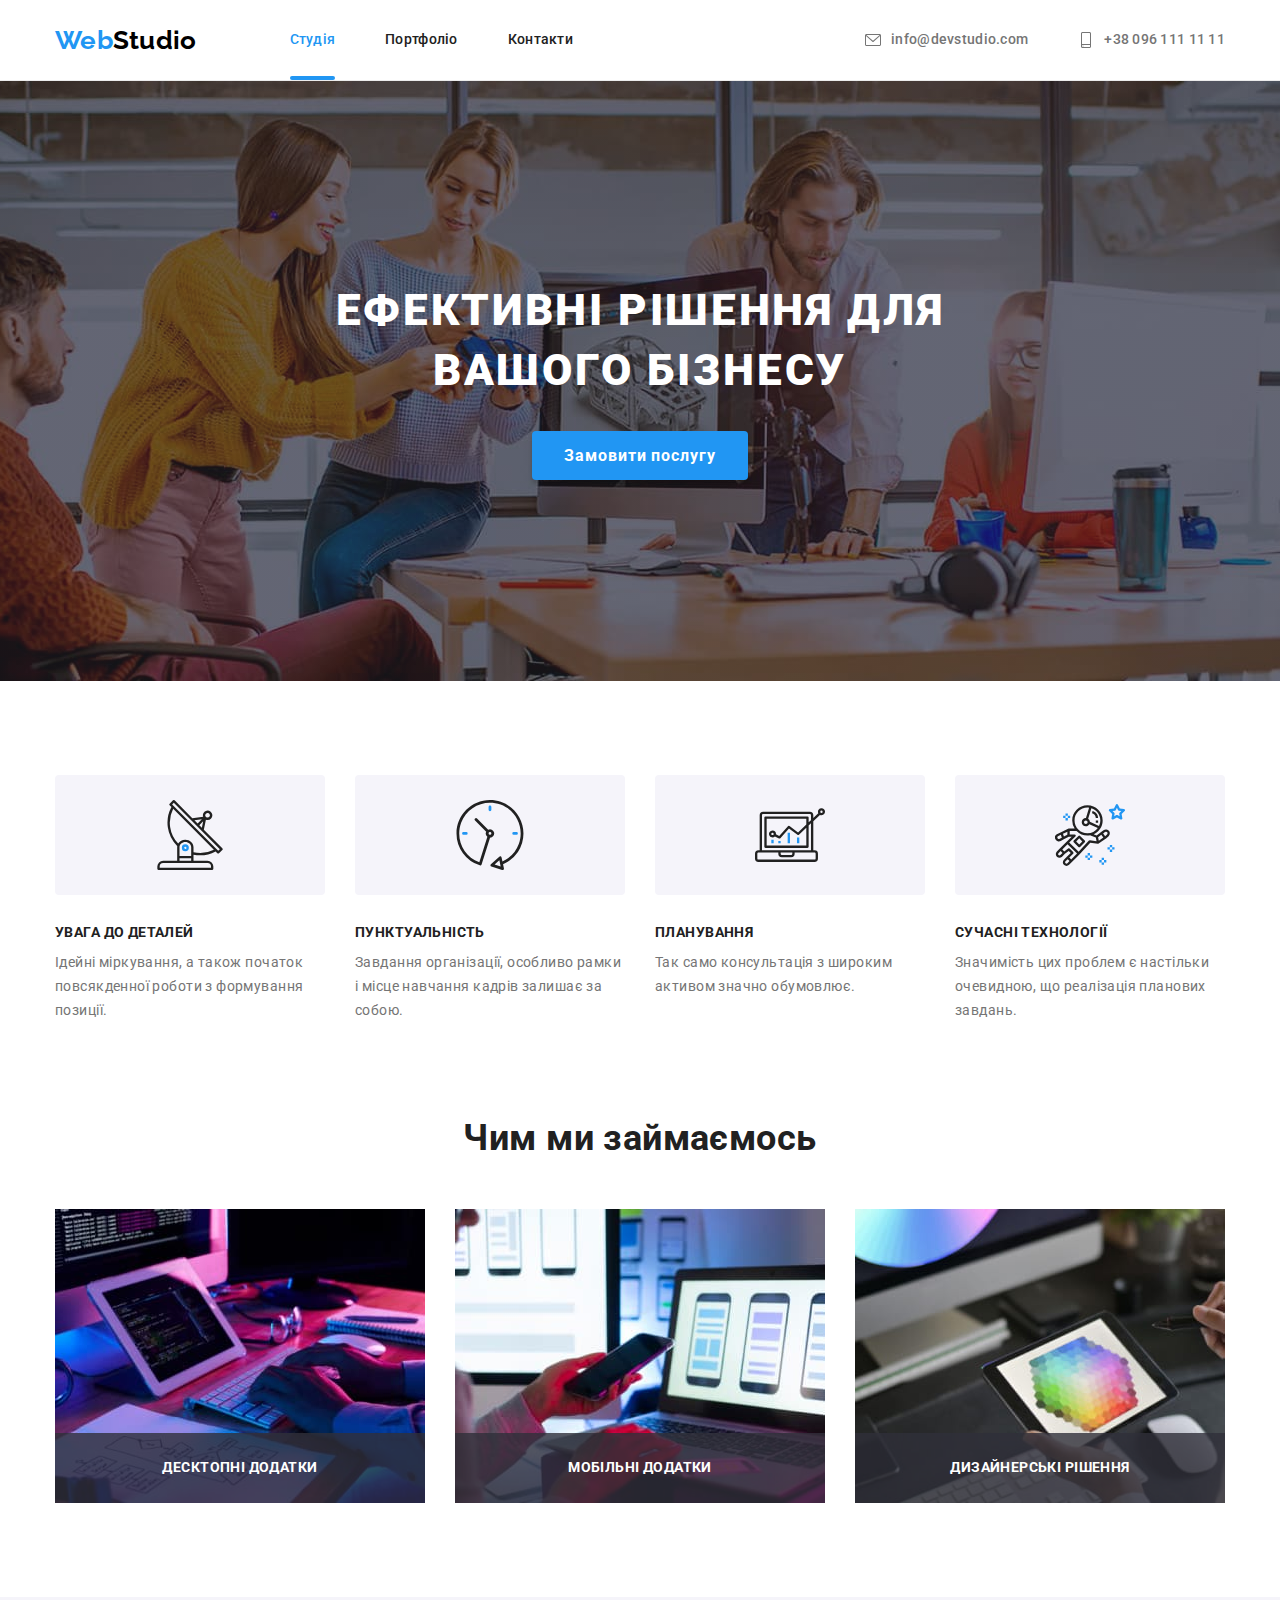
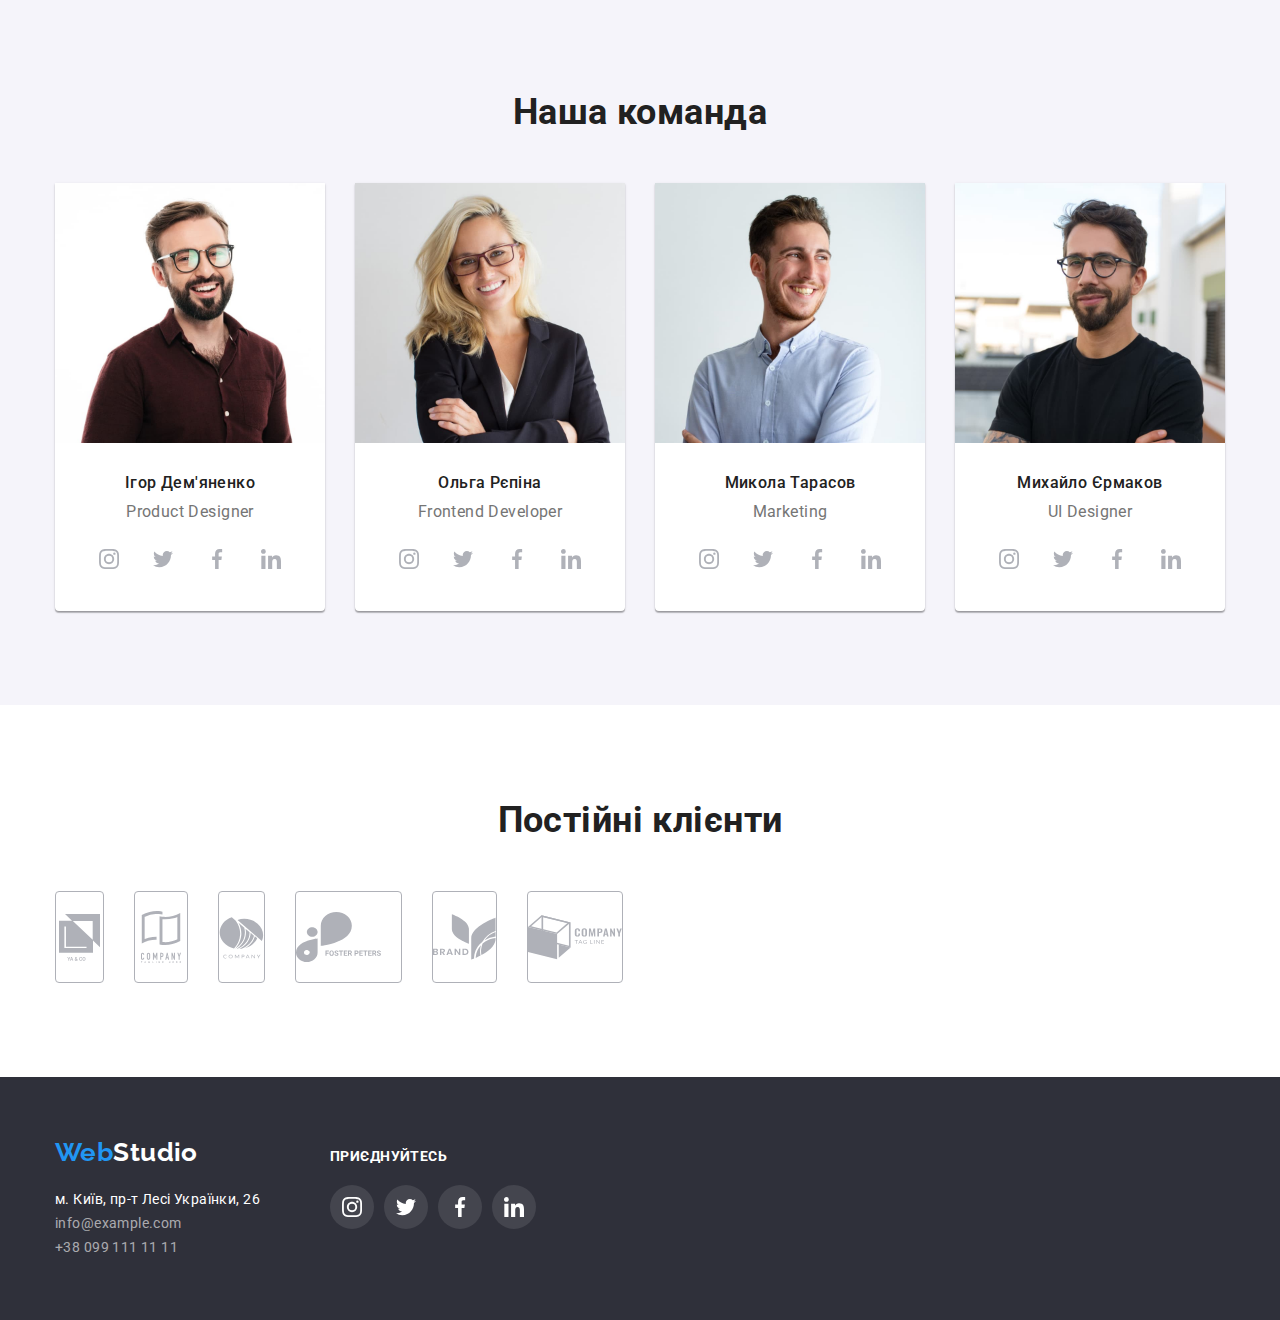
<file: index.html>
<!DOCTYPE html>
<html lang="en">
<head>
    <meta charset="UTF-8">
    <meta http-equiv="X-UA-Compatible" content="IE=edge">
    <meta name="viewport" content="width=device-width, initial-scale=1.0">
    <title lang="en">Web Studio</title>
    
    <link rel="preconnect" href="https://fonts.googleapis.com">
    <link rel="preconnect" href="https://fonts.gstatic.com" crossorigin>
    <link href="https://fonts.googleapis.com/css2?family=Raleway:wght@700&family=Roboto:wght@400;500;700;900&display=swap"
      rel="stylesheet">
    <link rel="stylesheet" href="https://cdnjs.cloudflare.com/ajax/libs/modern-normalize/1.1.0/modern-normalize.min.css">
    <link rel="stylesheet" href="./css/styles.css">
</head>
<!--Хедер-->  
<header class="header">
  <div class="container flex-head">
    <a href="./" lang="en" class="logo-header"><span class="logo-item">Web</span>Studio</a>
    <nav class="site-nav">
      <ul class="nav list">
        <li class="item"><a href="./" class="site-navigation-link accent">Студія</a></li>
        <li class="item"><a href="./portfolio.html" class="site-navigation-link">Портфоліо</a></li>
        <li class="item"><a href="" class="site-navigation-link">Контакти</a></li>
      </ul>
    </nav>
    <ul class="contact-nav list">
      <li class="item">
        <a href="mailto:info@devstudio.com" class="contacts">
          <svg class="contact-icon" width="16" height="16">
            <use href="./images/sprite.svg#icon-envelope"></use>
          </svg>
        <span>info@devstudio.com</span>
      </a>
    </li>
      <li class="item">
        <a href="tel:+380961111111" class="contacts">
          <svg class="contact-icon" width="16" height="16">
            <use href="./images/sprite.svg#icon-smartphone"></use>
          </svg>
          <span>+38 096 111 11 11</span>
        </a>
      </li>
    </ul>
  </div>
</header>
<!--Контент-->
<main>
  <!--Герой-->
<section class="hero">
  <div class="container">
    <h1 class="title">Ефективні рішення для вашого бізнесу</h1>
    <button type="button" class="hero-button" data-modal-open>Замовити послугу</button>
  </div>
</section>
<!--Особливості-->
<section class="specifics">
 <div class="container">
    <!-- <h2>Особливості</h2> -->
    <ul class="specifics-list list">
      <li class="item">
        <div class="specifics-logo">
          <svg width="70" height="70">
            <use href="./images/sprite.svg#icon-antenna"></use>
          </svg>
        </div>
        <h3 class="title-specifics">Увага до деталей</h3>
        <p>Ідейні міркування, а також початок повсякденної роботи з формування позиції.</p>
      </li>
      <li class="item">
        <div class="specifics-logo">
          <svg width="70" height="70">
            <use href="./images/sprite.svg#icon-clock"></use>
          </svg>
        </div>
        <h3 class="title-specifics">Пунктуальність</h3>
        <p>Завдання організації, особливо рамки і місце навчання кадрів залишає за собою.</p>
      </li>
      <li class="item">
        <div class="specifics-logo">
          <svg width="70" height="70">
            <use href="./images/sprite.svg#icon-diagram"></use>
          </svg>
        </div>
        <h3 class="title-specifics">Планування</h3>
        <p>Так само консультація з широким активом значно обумовлює.</p>
      </li>
      <li class="item">
        <div class="specifics-logo">
          <svg width="70" height="70">
            <use href="./images/sprite.svg#icon-astronaut"></use>
          </svg>
        </div>
        <h3 class="title-specifics">Сучасні технології</h3>
        <p>Значимість цих проблем є настільки очевидною, що реалізація планових завдань.</p>
      </li>
    </ul>
 </div>
</section>
<!--Чим ми займаємось-->
<section class="activity">
  <div class="container">
    <h2 class="title-activity">Чим ми займаємось</h2>
    <ul class="activity-list list">
      <li class="item"><img src="./images/box_1.jpg" width="370" alt="Десктопні додатки"><div class="label">Десктопні додатки</div></li>
      <li class="item"><img src="./images/box_2.jpg" width="370" alt="Мобільні додатки"><div class="label">Мобільні додатки</div></li>
      <li class="item"><img src="./images/box_3.jpg" width="370" alt="Дизайнерські рішення"><div class="label">Дизайнерські рішення</div></li>
    </ul>
  </div>
</section>
<!--Наша команда-->
<section class="team team-bg">
 <div class="container">
    <h2 class="team-title">Наша команда</h2>
    <ul class="team-list list">
      <li class="team-member">
        <img src="./images/img_1.jpg" width="270" alt="Игорь Демьяненко">
        <div class="member-discr">
          <h3 class="team-member-title">Ігор Дем'яненко</h3>
          <p>Product Designer</p>
        </div>
        <ul class="member-social-links list">
          <li class="item">
            <a href="">
              <svg width="20" height="20">
                <use href="./images/sprite.svg#icon-instagram"></use>
              </svg>
            </a>
          </li>
          <li class="item">
            <a href="">
              <svg width="20" height="20">
                <use href="./images/sprite.svg#icon-twitter"></use>
              </svg>
            </a>
          </li>
          <li class="item">
            <a href="">
              <svg width="20" height="20">
                <use href="./images/sprite.svg#icon-facebook"></use>
              </svg>
            </a>
          </li>
          <li class="item">
            <a href="">
              <svg width="20" height="20">
                <use href="./images/sprite.svg#icon-linkedin"></use>
              </svg>
            </a>
          </li>
        </ul>
      </li>
      <li class="team-member">
        <img src="./images/img_2.jpg" width="270" alt="Ольга Репина">
        <div class="member-discr">
          <h3 class="team-member-title">Ольга Рєпіна</h3>
          <p>Frontend Developer</p>
        </div>  
        <ul class="member-social-links list">
          <li class="item">
            <a href="">
              <svg width="20" height="20">
                <use href="./images/sprite.svg#icon-instagram"></use>
              </svg>
            </a>
          </li>
          <li class="item">
            <a href="">
              <svg width="20" height="20">
                <use href="./images/sprite.svg#icon-twitter"></use>
              </svg>
            </a>
          </li>
          <li class="item">
            <a href="">
              <svg width="20" height="20">
                <use href="./images/sprite.svg#icon-facebook"></use>
              </svg>
            </a>
          </li>
          <li class="item">
            <a href="">
              <svg width="20" height="20">
                <use href="./images/sprite.svg#icon-linkedin"></use>
              </svg>
            </a>
          </li>
        </ul>
      </li>
      <li class="team-member">
        <img src="./images/img_3.jpg" width="270" alt="Николай Тарасов">
        <div class="member-discr">
          <h3 class="team-member-title">Микола Тарасов</h3>
          <p>Marketing</p>
        </div>   
        <ul class="member-social-links list">
          <li class="item">
            <a href="">
              <svg width="20" height="20">
                <use href="./images/sprite.svg#icon-instagram"></use>
              </svg>
            </a>
          </li>
          <li class="item">
            <a href="">
              <svg width="20" height="20">
                <use href="./images/sprite.svg#icon-twitter"></use>
              </svg>
            </a>
          </li>
          <li class="item">
            <a href="">
              <svg width="20" height="20">
                <use href="./images/sprite.svg#icon-facebook"></use>
              </svg>
            </a>
          </li>
          <li class="item">
            <a href="">
              <svg width="20" height="20">
                <use href="./images/sprite.svg#icon-linkedin"></use>
              </svg>
            </a>
          </li>
        </ul>
      </li>
      <li class="team-member">
        <img src="./images/img_4.jpg" width="270" alt="Михаил Ермаков">
        <div class="member-discr">
          <h3 class="team-member-title">Михайло Єрмаков</h3>
          <p>UI Designer</p>
        </div>   
        <ul class="member-social-links list">
          <li class="item">
            <a href="">
              <svg width="20" height="20">
                <use href="./images/sprite.svg#icon-instagram"></use>
              </svg>
            </a>
          </li>
          <li class="item">
            <a href="">
              <svg width="20" height="20">
                <use href="./images/sprite.svg#icon-twitter"></use>
              </svg>
            </a>
          </li>
          <li class="item">
            <a href="">
              <svg width="20" height="20">
                <use href="./images/sprite.svg#icon-facebook"></use>
              </svg>
            </a>
          </li>
          <li class="item">
            <a href="">
              <svg width="20" height="20">
                <use href="./images/sprite.svg#icon-linkedin"></use>
              </svg>
            </a>
          </li>
        </ul>
      </li>
    </ul>
 </div>
</section>
<!-- Постійні клієнти -->
<section class="regular-customers">
  <div class="container">
    <h2 class="regular-customers-title">Постійні клієнти</h2>
    <ul class="regular-customers-list list">
      <li class="item">
        <a href="" class="box">
          <svg width="47" height="53">
            <use href="./images/sprite.svg#icon-client_1"></use>
          </svg>
        </a>
      </li>
      <li class="item">
        <a href="" class="box">
          <svg width="52" height="60">
            <use href="./images/sprite.svg#icon-client_2"></use>
          </svg>
        </a>
      </li>
      <li class="item">
        <a href="" class="box">
          <svg width="45" height="49">
            <use href="./images/sprite.svg#icon-client_3"></use>
          </svg>
        </a>
      </li>
      <li class="item">
        <a href="" class="box">
          <svg width="105">
            <use href="./images/sprite.svg#icon-client_4"></use>
          </svg>
        </a>
      </li>
      <li class="item">
        <a href="" class="box">
          <svg width="63">
            <use href="./images/sprite.svg#icon-client_5"></use>
          </svg>
        </a>
      </li>
      <li class="item">
        <a href="" class="box">
          <svg width="94">
            <use href="./images/sprite.svg#icon-client_6"></use>
          </svg>
        </a>
      </li>
    </ul>
  </div>
</section>
</main>
<!--Футер-->
<footer class="footer">
  <div class="container">
    
    <div>
      <a href="./" lang="en" class="logo-footer"><span class="logo-item">Web</span>Studio</a>
      <address class="address">
        м. Київ, пр-т Лесі Українки, 26
        <a href="mailto:info@example.com" class="address-link">info@example.com</a>
        <a href="tel:+380991111111" class="address-link">+38 099 111 11 11</a>
      </address>
    </div>
    <div class="social">
      <h3 class="social-links-title">приєднуйтесь</h3>
      <ul class="social-links list">
        <li class="item">
          <a href="">
           <svg width="20" height="20">
             <use href="./images/sprite.svg#icon-instagram"></use>
           </svg> 
          </a>
        </li>
        <li class="item">
          <a href="">
            <svg width="20" height="20">
              <use href="./images/sprite.svg#icon-twitter"></use>
            </svg>
          </a>
        </li>
        <li class="item">
          <a href="">
            <svg width="20" height="20">
              <use href="./images/sprite.svg#icon-facebook"></use>
            </svg>
          </a>
        </li>
        <li class="item">
          <a href="">
            <svg width="20" height="20">
              <use href="./images/sprite.svg#icon-linkedin"></use>
            </svg>
          </a>
        </li>
      </ul>
    </div>

  </div>
</footer>

<div class="backdrop is-hidden" data-modal>
  <div class="modal">
    <div class="close-button">
      <button type="button" class="close-modal" data-modal-close>
        <svg width="30" height="30">
          <use href="./images/sprite.svg#icon-close"></use>
        </svg>
      </button>
    </div>
  </div>
</div>

  <script src="./js/modal.js"></script>
</body>
</html>
</file>
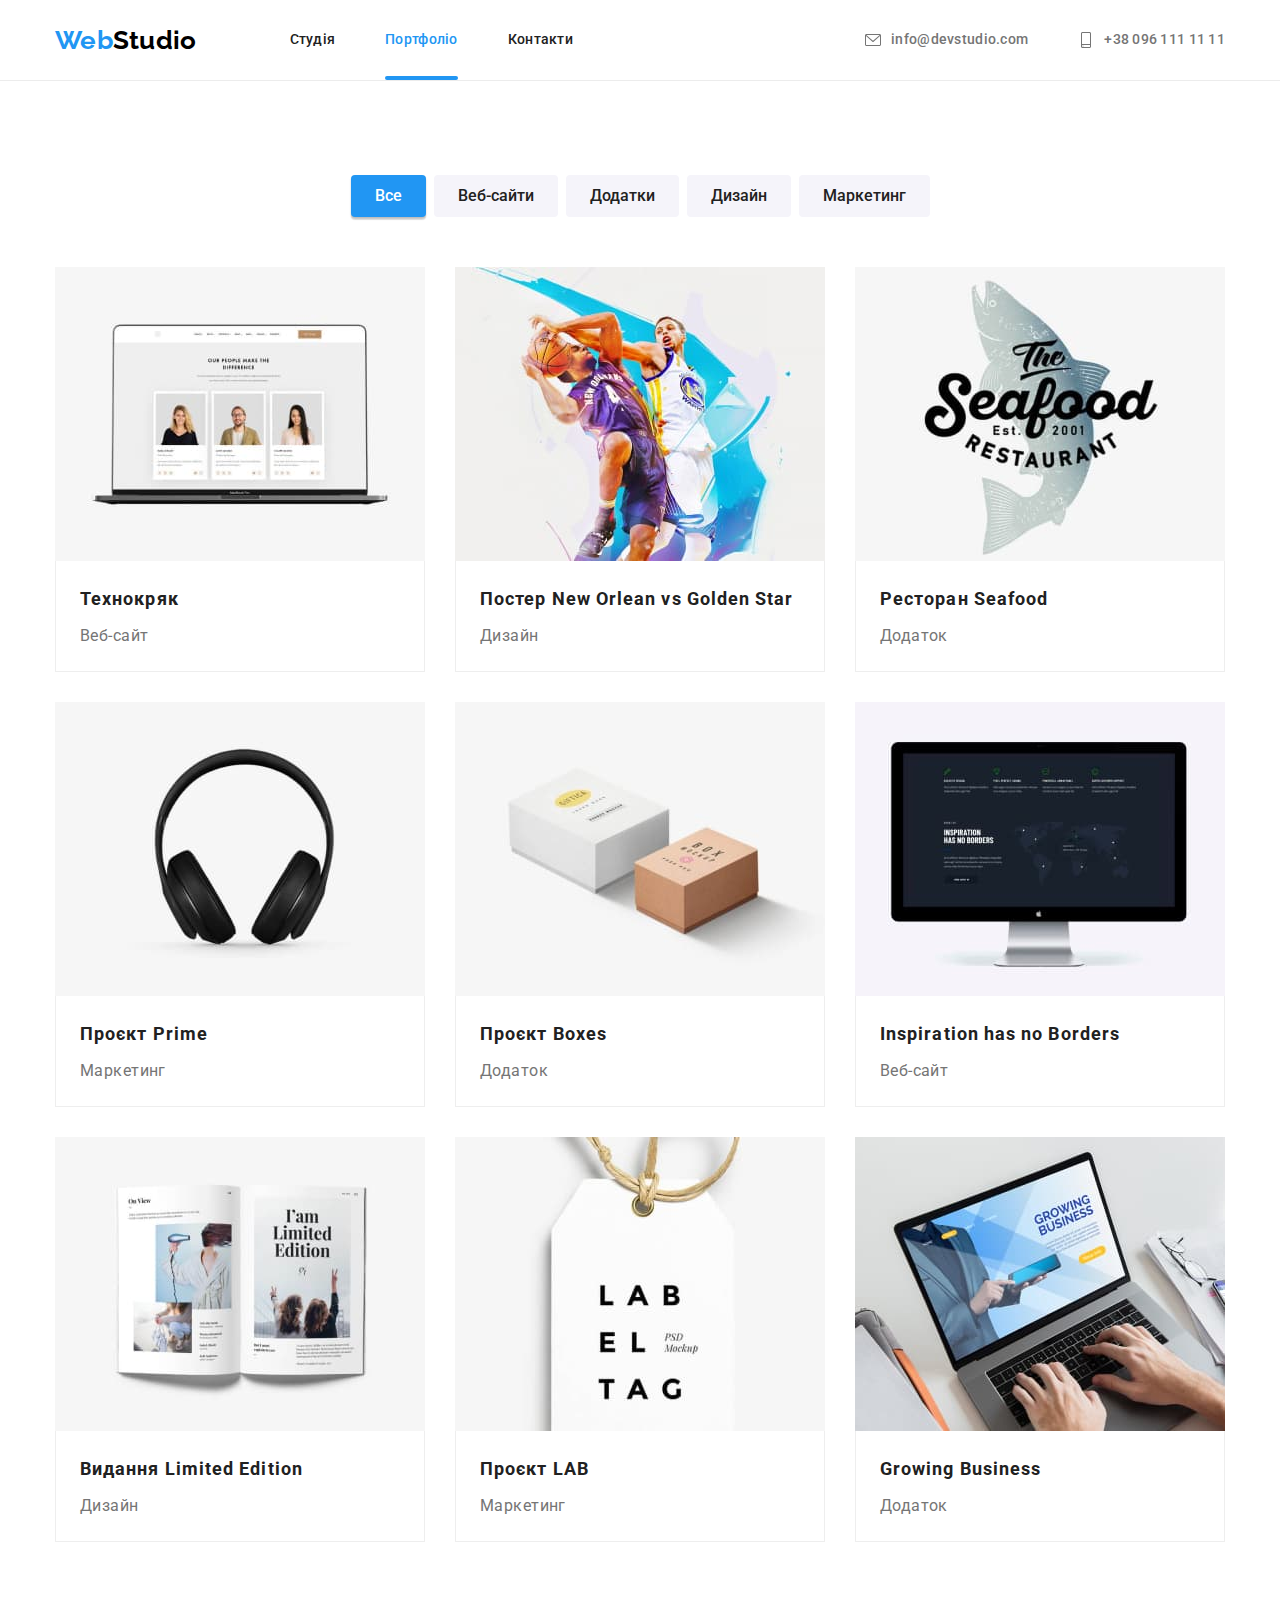
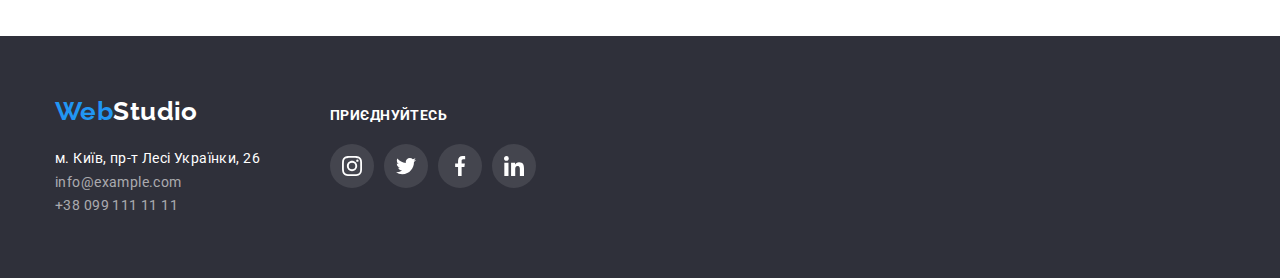
<file: portfolio.html>
<!DOCTYPE html>
<html lang="en">
<head>
    <meta charset="UTF-8">
    <meta http-equiv="X-UA-Compatible" content="IE=edge">
    <meta name="viewport" content="width=device-width, initial-scale=1.0">
    <title>Портфолио</title>
    <link href="https://fonts.googleapis.com/css2?family=Raleway:wght@700&family=Roboto:wght@400;500;700;900&display=swap"
        rel="stylesheet">
    <link rel="stylesheet" href="https://cdnjs.cloudflare.com/ajax/libs/modern-normalize/1.1.0/modern-normalize.min.css">
    <link rel="stylesheet" href="./css/styles.css">
</head>
<body>
    <!--Хедер-->
    <header class="header">
        <div class="container flex-head">
            <a href="./" lang="en" class="logo-header"><span class="logo-item">Web</span>Studio</a>
            <nav class="site-nav">
                <ul class="nav list">
                    <li class="item"><a href="./" class="site-navigation-link">Студія</a></li>
                    <li class="item"><a href="./portfolio.html" class="site-navigation-link accent">Портфоліо</a></li>
                    <li class="item"><a href="" class="site-navigation-link">Контакти</a></li>
                </ul>
            </nav>
            <ul class="contact-nav list">
                <li class="item">
                    <a href="mailto:info@devstudio.com" class="contacts">
                        <svg class="contact-icon" width="16" height="16">
                            <use href="./images/sprite.svg#icon-envelope"></use>
                        </svg>
                        <span>info@devstudio.com</span>
                    </a>
                </li>
                <li class="item">
                    <a href="tel:+380961111111" class="contacts">
                        <svg class="contact-icon" width="16" height="16">
                            <use href="./images/sprite.svg#icon-smartphone"></use>
                        </svg>
                        <span>+38 096 111 11 11</span>
                    </a>
                </li>
            </ul>
        </div>
    </header>
    <!--Контент-->
    <main>
       <section class="portfolio-content">
           <div class="container">
            <ul class="filters list">
                <li class="item"><button type="button" class="filter-button current">Все</button></li>
                <li class="item"><button type="button" class="filter-button">Веб-сайти</button></li>
                <li class="item"><button type="button" class="filter-button">Додатки</button></li>
                <li class="item"><button type="button" class="filter-button">Дизайн</button></li>
                <li class="item"><button type="button" class="filter-button">Маркетинг</button></li>
            </ul>
            <ul class="projects list">
                <li class="projects-box">
                    <a href="" class="projects-link">
                        <div class="project-pict">
                            <img src="./images/project-1.jpg" width="370" alt="Проект 1">
                            <div class="project-discr">
                                <p>Технокряк це сучасний майданчик поширення коронавірусу. Компанії використовують цю платформу для цифрового шпигунства та
                                атак на захищені сервери конкурентів.</p>
                            </div>
                        </div>
                        <div class="projects-description">
                            <h2 class="project-title">Технокряк</h2>
                            <p>Веб-сайт</p>
                        </div>   
                    </a>
                    
                </li>
                <li class="projects-box">
                    <a href="" class="projects-link">
                        <div class="project-pict">
                            <img src="./images/project-2.jpg" width="370" alt="Проект 2">
                            <div class="project-discr">
                                <p>Lorem ipsum dolor sit amet consectetur adipisicing elit. Laboriosam ea, aliquid enim veritatis sapiente expedita pariatur ullam et amet.</p>
                            </div>
                        </div>
                        <div class="projects-description">
                            <h2 class="project-title">Постер New Orlean vs Golden Star</h2>
                            <p>Дизайн</p>
                        </div>
                    </a>
                </li>
                <li class="projects-box">
                    <a href="" class="projects-link">
                        <div class="project-pict">
                            <img src="./images/project-3.jpg" width="370" alt="Проект 3">
                            <div class="project-discr">
                                <p>Lorem ipsum dolor sit amet consectetur adipisicing elit. Laboriosam ea, aliquid enim veritatis sapiente expedita pariatur ullam et amet.</p>
                            </div>
                        </div>
                        <div class="projects-description">
                            <h2 class="project-title">Ресторан Seafood</h2>
                            <p>Додаток</p>
                        </div>
                    </a>
                </li>
                <li class="projects-box">
                    <a href="" class="projects-link">
                        <div class="project-pict">
                            <img src="./images/project-4.jpg" width="370" alt="Проект 4">
                            <div class="project-discr">
                                <p>Lorem ipsum dolor sit amet consectetur adipisicing elit. Laboriosam ea, aliquid enim veritatis sapiente expedita pariatur ullam et amet.</p>
                            </div>
                        </div>
                        <div class="projects-description">
                            <h2 class="project-title">Проєкт Prime</h2>
                            <p>Маркетинг</p>
                        </div>
                    </a>
                </li>
                <li class="projects-box">
                    <a href="" class="projects-link">
                        <div class="project-pict">
                            <img src="./images/project-5.jpg" width="370" alt="Проект 5">
                            <div class="project-discr">
                                <p>Lorem ipsum dolor sit amet consectetur adipisicing elit. Laboriosam ea, aliquid enim veritatis sapiente expedita pariatur ullam et amet.</p>
                            </div>
                        </div>
                        <div class="projects-description">
                            <h2 class="project-title">Проєкт Boxes</h2>
                            <p>Додаток</p>
                        </div>
                    </a>
                </li>
                <li class="projects-box">
                    <a href="" class="projects-link">
                        <div class="project-pict">
                            <img src="./images/project-6.jpg" width="370" alt="Проект 6">
                            <div class="project-discr">
                                <p>Lorem ipsum dolor sit amet consectetur adipisicing elit. Laboriosam ea, aliquid enim veritatis sapiente expedita pariatur ullam et amet.</p>
                            </div>
                        </div>
                        <div class="projects-description">
                            <h2 class="project-title">Inspiration has no Borders</h2>
                            <p>Веб-сайт</p>
                        </div>
                    </a>
                </li>
                <li class="projects-box">
                    <a href="" class="projects-link">
                        <div class="project-pict">
                            <img src="./images/project-7.jpg" width="370" alt="Проект 7">
                            <div class="project-discr">
                                <p>Lorem ipsum dolor sit amet consectetur adipisicing elit. Laboriosam ea, aliquid enim veritatis sapiente expedita pariatur ullam et amet.</p>
                            </div>
                        </div>
                        <div class="projects-description">
                            <h2 class="project-title">Видання Limited Edition</h2>
                            <p>Дизайн</p>
                        </div>
                    </a>
                </li>
                <li class="projects-box">
                    <a href="" class="projects-link">
                        <div class="project-pict">
                            <img src="./images/project-8.jpg" width="370" alt="Проект 8">
                            <div class="project-discr">
                                <p>Lorem ipsum dolor sit amet consectetur adipisicing elit. Laboriosam ea, aliquid enim veritatis sapiente expedita pariatur ullam et amet.</p>
                            </div>
                        </div>
                        <div class="projects-description">
                            <h2 class="project-title">Проєкт LAB</h2>
                            <p>Маркетинг</p>
                        </div>
                    </a>
                </li>
                <li class="projects-box">
                    <a href="" class="projects-link">
                        <div class="project-pict">
                            <img src="./images/project-9.jpg" width="370" alt="Проект 9">
                            <div class="project-discr">
                                <p>Lorem ipsum dolor sit amet consectetur adipisicing elit. Laboriosam ea, aliquid enim veritatis sapiente expedita pariatur ullam et amet.</p>
                            </div>
                        </div>
                        <div class="projects-description">
                            <h2 class="project-title">Growing Business</h2>
                            <p>Додаток</p>
                        </div>
                    </a>
                </li>
            </ul>
           </div>
       </section> 
    </main>
    <!--Футер-->
    <footer class="footer">
        <div class="container">
    
            <div>
                <a href="./" lang="en" class="logo-footer"><span class="logo-item">Web</span>Studio</a>
                <address class="address">
                    м. Київ, пр-т Лесі Українки, 26
                    <a href="mailto:info@example.com" class="address-link">info@example.com</a>
                    <a href="tel:+380991111111" class="address-link">+38 099 111 11 11</a>
                </address>
            </div>
            <div class="social">
                <h3 class="social-links-title">приєднуйтесь</h3>
                <ul class="social-links list">
                    <li class="item">
                        <a href="">
                            <svg width="20" height="20">
                                <use href="./images/sprite.svg#icon-instagram"></use>
                            </svg>
                        </a>
                    </li>
                    <li class="item">
                        <a href="">
                            <svg width="20" height="20">
                                <use href="./images/sprite.svg#icon-twitter"></use>
                            </svg>
                        </a>
                    </li>
                    <li class="item">
                        <a href="">
                            <svg width="20" height="20">
                                <use href="./images/sprite.svg#icon-facebook"></use>
                            </svg>
                        </a>
                    </li>
                    <li class="item">
                        <a href="">
                            <svg width="20" height="20">
                                <use href="./images/sprite.svg#icon-linkedin"></use>
                            </svg>
                        </a>
                    </li>
                </ul>
            </div>
    
        </div>
    </footer>
</body>
</html>
</file>
<file: css/styles.css>
:root {
  --primary-text-color: #757575;
  --title-text-colot: #212121;
  --accent-color: #2196f3;
  --address-link-color: rgba(255, 255, 255, 0.6);
  --primary-bg-color: #2f303a;
  --secondary-bg-color: #f5f4fa;
  --body-color: #ffffff;
}

html {
  box-sizing: border-box;
}

*,
*::before,
*::after {
  box-sizing: inherit;
}

body {
  background-color: var(--body-color);
  color: var(--primary-text-color);
  font-family: 'roboto', sans-serif;
  font-style: normal;
  font-weight: normal;
  font-size: 14px;
  line-height: 1.71;
  letter-spacing: 0.03em;
}

h1,
h2,
h3,
h4,
h5,
h6,
p {
  margin: 0;
}

.list {
  margin: 0;
  list-style: none;
  padding: 0;
}

.container {
  width: 1200px;
  padding: 0 15px;
  margin: 0 auto;
}

/* Хедер */

.header {
  border-bottom: 1px solid #ececec;

  font-weight: 500;
  font-size: 14px;
  line-height: 1.14;
  letter-spacing: 0.02em;
}

.flex-head {
  display: flex;
  align-items: center;
}

.logo-header {
  color: #000000;
  text-decoration: none;
  font-family: 'Raleway', sans-serif;
  font-weight: 700;
  font-size: 26px;
  line-height: 1.19;
}

.logo-item {
  color: var(--accent-color);
}
/* Навігація */

.site-nav {
  margin-left: 93px;
}

.site-nav .list {
  display: flex;
}

.nav .item:not(:last-child) {
  margin-right: 50px;
}
.nav .item {
  position: relative;
}

.site-navigation-link {
  display: block;
  padding-top: 32px;
  padding-bottom: 32px;

  text-decoration: none;
  color: var(--title-text-colot);

  transition: color 250ms cubic-bezier(0.4, 0, 0.2, 1);
}

.nav .site-navigation-link::after {
  content: '';
  position: absolute;
  bottom: 0;
  left: 0;

  transform: scaleX(0);

  width: 100%;
  height: 4px;
  border-radius: 2px;
  background-color: var(--accent-color);

  transition: transform 250ms cubic-bezier(0.4, 0, 0.2, 1);
}

.nav .site-navigation-link:hover::after {
  transform: scaleX(100%);
}

.accent,
.site-navigation-link:hover,
.site-navigation-link:focus {
  color: var(--accent-color);
}

.site-navigation-link.accent::after {
  content: '';
  position: absolute;
  bottom: 0;
  left: 0;

  transform: scaleX(100%);

  width: 100%;
  height: 4px;
  border-radius: 2px;
  background-color: var(--accent-color);
}

/* Контакти */
.contact-nav {
  display: flex;
  margin-left: auto;
}

.contact-nav .item:not(:last-child) {
  margin-right: 50px;
}

.contacts {
  display: flex;
  align-items: center;
  padding-top: 32px;
  padding-bottom: 32px;

  text-decoration: none;
  color: var(--primary-text-color);
  fill: var(--primary-text-color);

  transition: color 250ms cubic-bezier(0.4, 0, 0.2, 1),
  fill 250ms cubic-bezier(0.4, 0, 0.2, 1);
}

.contacts:hover,
.contacts:focus,
.address-link:hover,
.address-link:focus {
  color: var(--accent-color);
  fill: var(--accent-color);
}

.contact-icon {
  margin-right: 10px;
}

/* Main */
.hero {
  background-color: var(--primary-bg-color);
  background-image: linear-gradient(to right, rgba(47, 48, 58, 0.4), rgba(47, 48, 58, 0.4)),
    url(../images/bg_hero_img.jpg);
  background-repeat: no-repeat;
  background-position: center;
  margin-right: auto;
  margin-left: auto;
  max-width: 1600px;
  height: 600px;
  padding: 200px 0;
  text-align: center;
}

.hero .title {
  max-width: 696px;
  margin: 0 auto 30px;

  color: var(--body-color);
  font-weight: 900;
  font-size: 44px;
  line-height: 1.36;
  letter-spacing: 0.06em;
  text-transform: uppercase;
}

.hero-button {
  background-color: var(--accent-color);
  margin: 0 auto;
  box-shadow: 0px 4px 4px rgba(0, 0, 0, 0.15);
  border-radius: 4px;
  padding: 10px 32px;
  border-width: 0px;

  color: var(--body-color);
  cursor: pointer;
  font-weight: 700;
  font-size: 16px;
  line-height: 1.86;
  letter-spacing: 0.06em;

  transition: background-color 250ms cubic-bezier(0.4, 0, 0.2, 1);
}

.hero-button:hover,
.hero-button:focus {
  background-color: #188ce8;
}

.specifics-list,
.activity-list,
.team-list,
.regular-customers-list {
  display: flex;
}

.specifics-list .item {
  width: calc((100% - 90px) / 4);
}

.specifics-list .item:not(:last-child) {
  margin-right: 30px;
}

.specifics-logo {
  display: flex;
  justify-content: center;
  align-items: center;
  height: 120px;
  background-color: var(--secondary-bg-color);
  border-radius: 4px;
  margin-bottom: 30px;
  background-repeat: no-repeat;
  background-position: center;
}

.title-specifics,
.social-links-title {
  margin-bottom: 10px;

  font-weight: 700;
  font-size: 14px;
  line-height: 1.14;
  color: var(--title-text-colot);
  text-transform: uppercase;
}

.title-activity,
.team-title,
.regular-customers-title {
  margin-bottom: 50px;

  font-weight: 700;
  font-size: 36px;
  line-height: 1.17;
  text-align: center;
  color: var(--title-text-colot);
}

.specifics {
  padding-top: 94px;
}

.team,
.activity,
.regular-customers {
  padding: 94px 0;
}

.activity-list .item {
  position: relative;
  width: calc((100% - 60px) / 3);
}

.activity-list .item:not(:last-child) {
  margin-right: 30px;
}

.item .label {
  display: flex;
  align-items: center;
  justify-content: center;

  position: absolute;
  left: 0;
  bottom: 0;
  width: 100%;
  height: 70px;

  background-color: rgba(47, 48, 58, 0.8);;

  text-transform: uppercase;
  color: #ffffff;
  font-weight: 700;
  line-height: 1.14;
  text-align: center;

}

/* Наша команда */
.team-bg {
  background-color: var(--secondary-bg-color);
}

.team-member {
  width: calc((100% - 90px) / 4);
  background-color: var(--body-color);
  box-shadow: 0px 1px 3px rgba(0, 0, 0, 0.12), 0px 1px 1px rgba(0, 0, 0, 0.14),
    0px 2px 1px rgba(0, 0, 0, 0.2);
  border-radius: 0px 0px 4px 4px;

  font-weight: 400;
  font-size: 16px;
  line-height: 1.19;
  text-align: center;
}

.team-member:not(:last-child) {
  margin-right: 30px;
}

.member-discr {
  padding-top: 30px;
  padding-bottom: 16px;
}

.team-member-title {
  margin-bottom: 10px;

  color: var(--title-text-colot);
  font-weight: 500;
  font-size: 16px;
}

.member-social-links {
 justify-content: center;
 padding-bottom: 30px;

}

.member-social-links a {
  display: flex;
  justify-content: center;
  align-items: center;
  width: 44px;
  height: 44px;
  border-radius: 50%;
  fill: #AFB1B8;

  transition: fill 250ms cubic-bezier(0.4, 0, 0.2, 1),
  background-color 250ms cubic-bezier(0.4, 0, 0.2, 1);
}

.member-social-links a:hover,
.member-social-links a:focus {
  background-color: #2196f3;
  fill: #ffffff;
}

/* Постійні клієнти */
.regular-customers-list .item {
  width: calc((100%-150px) / 6);
}

.item .box {
  display: flex;
  justify-content: center;
  align-items: center;
  height: 92px;
  border: 1px solid #afb1b8;
  border-radius: 4px;
  fill: #afb1b8;

  transition: fill 250ms cubic-bezier(0.4, 0, 0.2, 1),
  border 250ms cubic-bezier(0.4, 0, 0.2, 1);
}

.item .box:hover,
.item .box:focus {
  border: 1px solid #2196f3;
  fill: #2196f3;
}

.regular-customers-list .item:not(:last-child) {
  margin-right: 30px;
}

/* Футер */
.footer {
  padding: 60px 0;
  background-color: var(--primary-bg-color);

  color: var(--body-color);
}

.footer .container {
  display: flex;
}

.logo-footer {
  display: inline-block;
  margin-bottom: 20px;

  color: #ffffff;
  text-decoration: none;
  font-family: 'Raleway', sans-serif;
  font-weight: 700;
  font-size: 26px;
  line-height: 1.19;
}

.address {
  font-style: normal;
}

.address-link {
  display: block;

  text-decoration: none;
  color: var(--address-link-color);

  transition: color 250ms cubic-bezier(0.4, 0, 0.2, 1);
}

.social {
  margin-left: 70px;
}

.social-links-title {
  margin-top: 12px;
  margin-bottom: 20px;

  color: #ffffff;
}

.member-social-links,
.social-links {
  display: flex;
}

.member-social-links .item:not(:last-child),
.social-links .item:not(:last-child) {
  margin-right: 10px;
}

.social a {
  display: flex;
  justify-content: center;
  align-items: center;
  width: 44px;
  height: 44px;
  border-radius: 50%;
  background-color: rgba(255, 255, 255, 0.1);
  fill: #ffffff;

  transition: background-color 250ms cubic-bezier(0.4, 0, 0.2, 1);
}

.social a:hover,
.social a:focus {
  background-color: var(--accent-color)
}

/* Модальне вікно */

.backdrop {
  position: fixed;
  left: 0;
  top: 0;
  width: 100%;
  height: 100%;
  opacity: 1;

  background-color: rgba(0, 0, 0, 0.5);

  transition: opacity 250ms cubic-bezier(0.4, 0, 0.2, 1);
}

.modal {
  position: absolute;
  left: 50%;
  top: 50%;
  transform: translate(-50%, -50%) scale(1);

  min-width: 528px;
  height: 581px;
  background-color: #FFFFFF;
  box-shadow: 0px 1px 3px rgba(0, 0, 0, 0.12),
    0px 1px 1px rgba(0, 0, 0, 0.14),
    0px 2px 1px rgba(0, 0, 0, 0.2);
  border-radius: 4px;

  transition: transform 250ms cubic-bezier(0.4, 0, 0.2, 1);
}

.is-hidden {
  opacity: 0;
  pointer-events: none;
  
}

.backdrop.is-hidden .modal {
  transform: translate(-50%, -50%) scale(0.5);
}

.close-button {
  position: absolute;
  top: 8px;
  right: 8px;
  overflow: hidden;

  width: 30px;
  height: 30px;
  border-radius: 50%;
}

.close-modal {
  border: 0;
  padding: 0;
  background-color: #fff;
  cursor: pointer;

  fill: #000000

  transition: fill 250ms cubic-bezier(0.4, 0, 0.2, 1);
}

.close-modal:hover,
.close-modal:focus {
  fill: var(--accent-color);
}

/* Портфоліо */

.portfolio-content {
  padding: 94px 0;
}

.filters {
  display: flex;
  justify-content: center;
  margin-bottom: 50px;
}

.filters .item:not(:first-child) {
  margin-left: 8px;
}

.filter-button {
  background-color: var(--secondary-bg-color);
  border-radius: 4px;
  border-color: transparent;
  padding: 6px 22px;

  font-family: roboto;
  color: var(--title-text-colot);
  font-weight: 500;
  font-size: 16px;
  line-height: 1.62;
  text-align: center;
  cursor: pointer;

  transition: color 250ms cubic-bezier(0.4, 0, 0.2, 1),
  background-color 250ms cubic-bezier(0.4, 0, 0.2, 1),
  box-shadow 250ms cubic-bezier(0.4, 0, 0.2, 1);
}

.filter-button:hover,
.filter-button:focus {
  background-color: var(--accent-color);
  color: #ffffff;
  box-shadow: 0px 3px 1px rgba(0, 0, 0, 0.1), 0px 1px 2px rgba(0, 0, 0, 0.08),
    0px 2px 2px rgba(0, 0, 0, 0.12);
}

.filter-button.current {
  background-color: var(--accent-color);
  color: #ffffff;
  box-shadow: 0px 3px 1px rgba(0, 0, 0, 0.1),
  0px 1px 2px rgba(0, 0, 0, 0.08),
  0px 2px 2px rgba(0, 0, 0, 0.12);
}

.projects {
  display: flex;
  flex-wrap: wrap;

  font-weight: 400;
  font-size: 16px;
  line-height: 1.87;
}

.projects-box {
  width: calc((100% - 60px) / 3);
  margin-bottom: 30px;

  transition: box-shadow 250ms cubic-bezier(0.4, 0, 0.2, 1);
}

.projects-box:not(:nth-child(3n)) {
  margin-right: 30px;
}

.projects-box:nth-last-child(-n + 3) {
  margin-bottom: 0;
}

img {
  display: block;
}

.project-pict {
  position: relative;
  overflow: hidden;
}

.project-discr {
  position: absolute;
  left: 0;
  top: 100%;

  width: 100%;
  height: 100%;
  padding: 63px 24px;
  background-color: rgba(33, 150, 243, 0.9);

  color: #ffffff;
  font-size: 18px;
  line-height: 1.56;

  transition-property: transform;
  transition-timing-function: cubic-bezier(0.4, 0, 0.2, 1);
  transition-duration: 250ms;
}

.projects-box:focus .project-discr,
.projects-box:hover .project-discr {
  transform: translateY(-100%);
}

.projects-description {
  padding: 20px 24px;
  border-bottom: 1px solid #eeeeee;
  border-left: 1px solid #eeeeee;
  border-right: 1px solid #eeeeee;
}

.project-title {
  margin-bottom: 4px;

  color: var(--title-text-colot);
  font-weight: 700;
  font-size: 18px;
  line-height: 2;
  letter-spacing: 0.06em;
}

.projects-link {
  text-decoration: none;
  color: var(--primary-text-color);
}

.projects-box:hover,
.projects-box:focus {
  box-shadow: 0px 1px 1px rgba(0, 0, 0, 0.12), 0px 4px 4px rgba(0, 0, 0, 0.06),
    1px 4px 6px rgba(0, 0, 0, 0.16);
}
</file>
